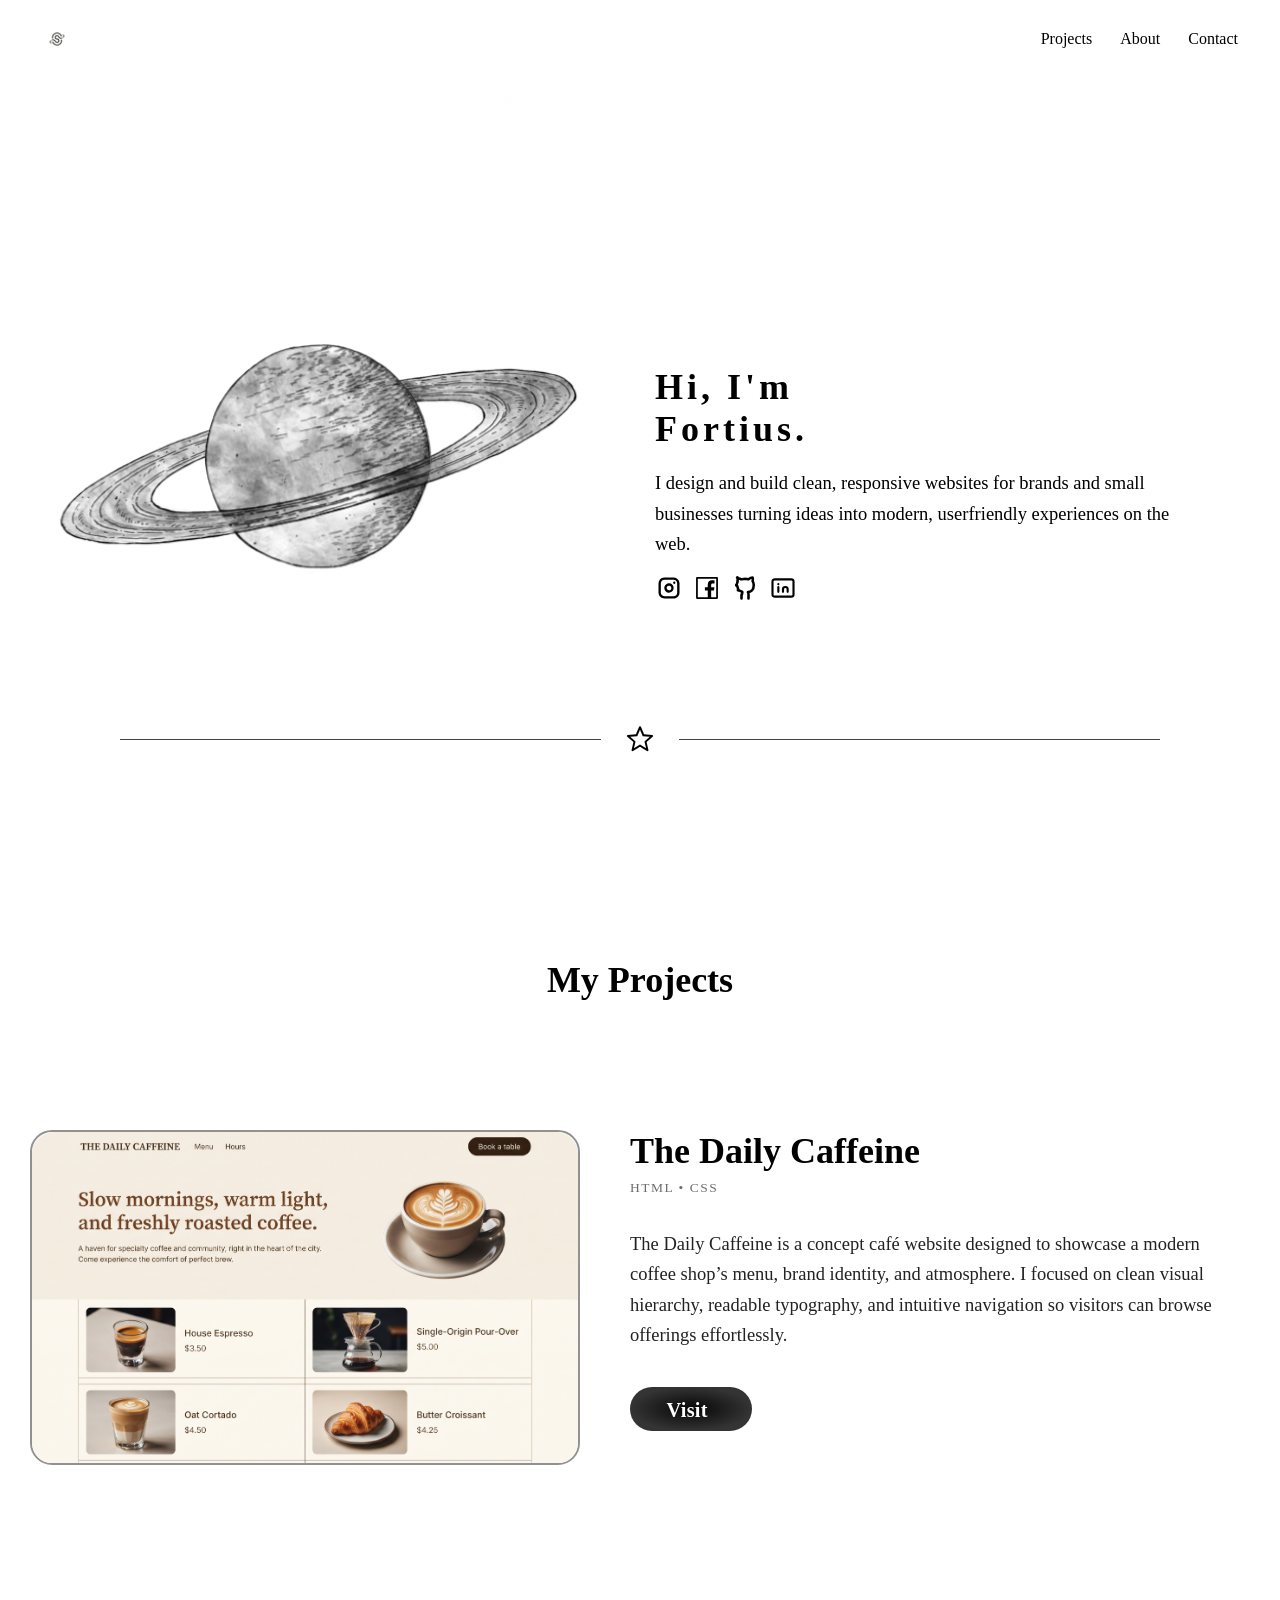
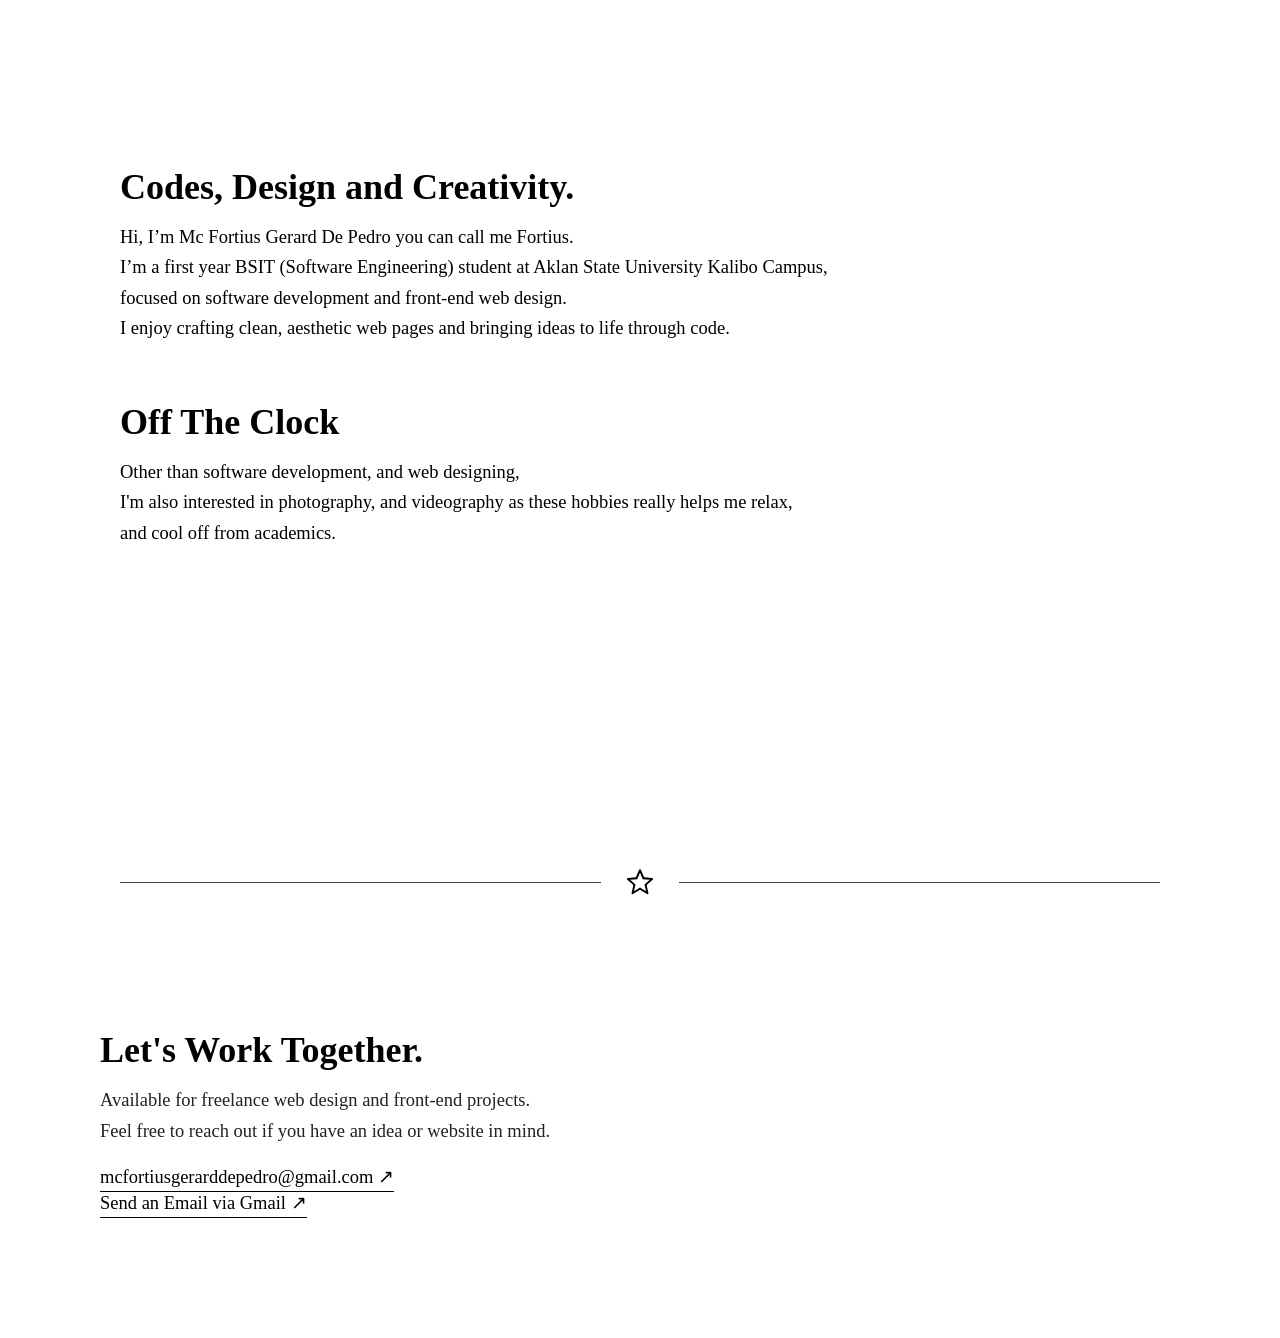
<file: index.html>
<!doctype html>
<html lang="en">
  <head>
    <meta charset="UTF-8" />
    <meta name="viewport" content="width=device-width, initial-scale=1.0" />
    <meta
    name="description"
    content="Portfolio of Mc Fortius Gerard De Pedro — Front-end web designer and software engineering student crafting clean, responsive websites."/>
    <title>Fortius - Web Designer &amp; Front-End Developer</title>
    <link rel="stylesheet" href="design.css" />
    <link rel="icon" href="images/logo.png" type="image/png" />
  </head>
  
  <script src="script.js" defer></script>
  <body id="top">
    <nav class="top-nav" aria-label="Primary navigation">
      <a href="#top" class="brand-mark">
        <img height="50px" width="50px" src="images/logo-black.png" alt="">
      </a>
      <div class="nav-links">
        <a href="#projects">Projects</a>
        <a href="#about">About</a>
        <a href="#contact">Contact</a>
      </div>
    </nav>
    <div class="portfolio-wrapper">
      <div class="saturn">
        <img
          class="saturn__background"
          src="images/saturn.png"
          alt="Saturn"
        />

        <div class="saturn__planet__wrap">
          <img
            class="saturn__planet"
            src="images/saturn.png"
            alt="Saturn"
          />
        </div>

        <div class="saturn__ring__wrap">
          <div class="saturn__ring">
            <div class="saturn__ring__part"></div>
            <div class="saturn__ring__part"></div>
            <div class="saturn__ring__part"></div>
            <div class="saturn__ring__part"></div>
            <div class="saturn__ring__part"></div>
            <div class="saturn__ring__part"></div>
            <div class="saturn__ring__part"></div>
            <div class="saturn__ring__part"></div>
            <div class="saturn__ring__part"></div>
            <div class="saturn__ring__part"></div>
            <div class="saturn__ring__part"></div>
            <div class="saturn__ring__part"></div>
            <div class="saturn__ring__part"></div>
            <div class="saturn__ring__part"></div>
            <div class="saturn__ring__part"></div>
            <div class="saturn__ring__part"></div>
            <div class="saturn__ring__part"></div>
            <div class="saturn__ring__part"></div>
            <div class="saturn__ring__part"></div>
            <div class="saturn__ring__part"></div>
            <div class="saturn__ring__part"></div>
            <div class="saturn__ring__part"></div>
            <div class="saturn__ring__part"></div>
            <div class="saturn__ring__part"></div>
            <div class="saturn__ring__part"></div>
            <div class="saturn__ring__part"></div>
            <div class="saturn__ring__part"></div>
            <div class="saturn__ring__part"></div>
            <div class="saturn__ring__part"></div>
            <div class="saturn__ring__part"></div>
            <div class="saturn__ring__part"></div>
            <div class="saturn__ring__part"></div>
            <div class="saturn__ring__part"></div>
            <div class="saturn__ring__part"></div>
            <div class="saturn__ring__part"></div>
            <div class="saturn__ring__part"></div>
            <div class="saturn__ring__part"></div>
            <div class="saturn__ring__part"></div>
            <div class="saturn__ring__part"></div>
            <div class="saturn__ring__part"></div>
            <div class="saturn__ring__part"></div>
            <div class="saturn__ring__part"></div>
            <div class="saturn__ring__part"></div>
            <div class="saturn__ring__part"></div>
            <div class="saturn__ring__part"></div>
            <div class="saturn__ring__part"></div>
            <div class="saturn__ring__part"></div>
            <div class="saturn__ring__part"></div>
            <div class="saturn__ring__part"></div>
            <div class="saturn__ring__part"></div>
          </div>
        </div>
      </div>
      <section class="header" id="home">
        <h1 class="text">Hi, I'm<br>
           Fortius.</h1>

        <p class="text-2">I design and build clean, responsive websites for brands and small<br>
           businesses turning ideas into modern, userfriendly experiences on the web.</p>

    
        <div class="frame">
          <a href="https://www.instagram.com/roffwebs?fqnt=cDV3MHR2YXpwbnJp" class="ig" target="_blank" rel="noopener noreferrer">
            <svg width="24" height="24" viewBox="0 0 24 24" class="frame__path">
              <path
                d="M11.53 15.97C10.79 15.89 10.09 15.6 9.51 15.13C6.39 12.59 8.48 7.61 12.47 8.03C13.21 8.11 13.91 8.4 14.49 8.87C17.61 11.41 15.52 16.39 11.53 15.97M11.73 10.02C11.3 10.08 10.9 10.28 10.59 10.59C9.25 11.93 10.39 14.24 12.27 13.98C12.7 13.92 13.1 13.72 13.41 13.41C14.75 12.07 13.61 9.76 11.73 10.02ZM16.24 8.47C15.98 8.4 15.76 8.23 15.63 8C15.19 7.24 15.92 6.31 16.76 6.53C17.01 6.6 17.23 6.77 17.37 7C17.81 7.76 17.08 8.69 16.24 8.47M7.94 21C7.55 20.98 7.18 20.95 6.8 20.85C4.53 20.27 3.06 18.32 3 16L3 8C3.03 6.87 3.37 5.81 4.07 4.92C5.01 3.69 6.47 3.04 8 3L16 3C16.94 3.02 17.83 3.26 18.63 3.75C20.12 4.66 20.96 6.28 21 8L21 16C20.93 18.81 18.81 20.93 16 21L8 21L7.94 21ZM8.03 5C6.29 5.05 5.05 6.29 5 8.03L5 15.97C5.02 16.67 5.22 17.32 5.66 17.88C6.25 18.61 7.1 18.98 8.03 19L15.97 19C16.67 18.98 17.32 18.78 17.88 18.34C18.61 17.75 18.98 16.9 19 15.97L19 8.03C18.95 6.29 17.71 5.05 15.97 5L8.03 5Z"
                fill="#000000"
                class="frame__path-2"
              ></path>
            </svg>
        </a>
          <a href="https://www.facebook.com/share/1ZHb6WZSnx/" class="fb" target="_blank" rel="noopener noreferrer">
            <svg
              width="24"
              height="24"
              viewBox="0 0 24 24"
              data-icon="ant-design:facebook-outlined"
              class="facebook-outlined"
            >
              <path
                d="M20.63 2.63L3.38 2.63C2.97 2.63 2.63 2.97 2.63 3.38L2.63 20.63C2.63 21.04 2.97 21.38 3.38 21.38L20.63 21.38C21.04 21.38 21.38 21.04 21.38 20.63L21.38 3.38C21.38 2.97 21.04 2.63 20.63 2.63ZM19.88 19.88L15.56 19.88L15.56 14.11L18 14.11L18.36 11.29L15.56 11.29L15.56 9.48C15.56 8.66 15.79 8.1 16.96 8.1L18.46 8.1L18.46 5.57C18.2 5.53 17.31 5.46 16.27 5.46C14.11 5.46 12.63 6.78 12.64 9.2L12.64 11.28L10.19 11.28L10.19 14.11L12.64 14.11L12.64 19.88L4.13 19.88L4.13 4.13L19.88 4.13L19.88 19.88Z"
                fill="currentColor"
                class="facebook-outlined__path"
              ></path>
            </svg>
        </a>
          <a href="https://github.com/Suiftt" class="git" target="_blank" rel="noopener noreferrer">
            <svg
              width="24"
              height="24"
              viewBox="0 0 24 24"
              class="frame__path-5"
            >
              <path
                d="M9 21C9 21 9 17.27 9 18C9 18.63 10.15 14.96 9.5 15.5C10.89 15.63 4.98 13.08 6 14C7.02 14.92 4.5 7.31 4.5 9.5C4.5 11 6.25 5 5.5 6C5.79 6.78 5.84 2 5.5 3C3.94 3 9.53 4.93 9 4.5C8.61 4.6 13.67 4 12 4C13.67 4 14.61 4.4 15 4.5C15.53 4.07 16.94 3 18.5 3C18.84 4 18.79 5.22 18.5 6C19.25 7 19.5 8 19.5 9.5C19.5 11.69 19.02 13.08 18 14C16.98 14.92 15.89 15.37 14.5 15.5C15.15 16.04 15 17.37 15 18C15 18.73 15 21 15 21"
                fill="none"
                stroke="#000000"
                stroke-width="2.21"
                stroke-linecap="round"
                stroke-linejoin="round"
                class="frame__path-6"
              ></path>
            </svg>
          </a>

          <a href="https://www.linkedin.com/" class="in" target="_blank" rel="noopener noreferrer">
            <svg
              width="29"
              height="24"
              viewBox="0 0 29 24"
              class="frame__path-7"
            >
              <g class="frame__g">
                <path
                  d="M3.63 5C3.63 3.9 4.71 3 6.04 3L22.96 3C24.29 3 25.38 3.9 25.38 5L25.38 19C25.38 20.1 24.29 21 22.96 21L6.04 21C4.71 21 3.63 20.1 3.63 19L3.63 5Z"
                  fill="none"
                  stroke="#000000"
                  stroke-width="2.21"
                  stroke-linecap="round"
                  stroke-linejoin="round"
                  class="frame__path-8"
                ></path>
                <path
                  d="M9.67 11L9.67 16M9.67 8L9.68 8M14.5 16L14.5 13C14.5 11.9 15.58 11 16.92 11C18.25 11 19.33 11.9 19.33 13L19.33 16"
                  fill="none"
                  stroke="#000000"
                  stroke-width="2.21"
                  stroke-linecap="round"
                  stroke-linejoin="round"
                  class="frame__path-9"
                ></path>
              </g>
            </svg>
        </a>

          <div class="frame__frame"></div>
        </div>
       
          <svg  style="display: none;">
            <symbol width="24" height="24" viewBox="0 0 24 24" id="starsmall" >
            <path
              d="M8.85 16.82L12 14.92L15.15 16.85L14.33 13.25L17.1 10.85L13.45 10.52L12 7.12L10.55 10.5L6.9 10.82L9.67 13.25L8.85 16.82ZM12 16.1L8.37 18.29C8.26 18.34 8.16 18.37 8.07 18.36C7.98 18.35 7.89 18.31 7.81 18.26C7.72 18.21 7.66 18.13 7.61 18.04C7.56 17.95 7.56 17.84 7.6 17.72L8.57 13.61L5.37 10.84C5.28 10.77 5.22 10.68 5.19 10.58C5.16 10.48 5.17 10.38 5.21 10.28C5.25 10.18 5.31 10.1 5.38 10.05C5.45 9.99 5.54 9.95 5.66 9.93L9.87 9.57L11.52 5.67C11.57 5.56 11.63 5.48 11.71 5.44C11.79 5.4 11.89 5.37 12 5.36C12.11 5.35 12.21 5.37 12.29 5.44C12.37 5.51 12.43 5.58 12.48 5.67L14.13 9.57L18.34 9.93C18.46 9.95 18.55 9.99 18.62 10.05C18.69 10.11 18.74 10.19 18.79 10.28C18.83 10.37 18.84 10.47 18.81 10.58C18.78 10.69 18.72 10.77 18.63 10.84L15.43 13.61L16.4 17.72C16.44 17.83 16.44 17.94 16.39 18.04C16.34 18.14 16.28 18.21 16.19 18.26C16.1 18.31 16.02 18.35 15.93 18.36C15.84 18.37 15.74 18.34 15.63 18.29L12 16.1Z"
              fill="#000000" class="path__path"></path>
            </symbol>
          </svg>
          
          <svg style="display: none;">
            <symbol width="24" height="24" viewBox="0 0 24 24" id="starbig">
            <path
              d="M6.49 21.59C6.23 21.59 5.97 21.51 5.76 21.35C5.37 21.07 5.18 20.6 5.25 20.12L6.19 14.63L2.21 10.75C1.86 10.42 1.74 9.92 1.89 9.47C2.04 9.01 2.43 8.69 2.91 8.62L8.41 7.82L10.88 2.83C11.09 2.4 11.52 2.14 12 2.14C12.48 2.14 12.91 2.41 13.12 2.83L15.58 7.82L21.09 8.62C21.56 8.69 21.95 9.02 22.1 9.47C22.25 9.92 22.13 10.42 21.79 10.75L17.8 14.63L18.74 20.12C18.82 20.59 18.63 21.06 18.24 21.34C17.86 21.62 17.35 21.66 16.93 21.44L12 18.85L7.07 21.44C6.89 21.53 6.69 21.58 6.49 21.58L6.49 21.59ZM12 17.16L17.18 19.88L16.19 14.12L20.38 10.03L14.59 9.19L12 3.94L9.41 9.19L3.62 10.03L7.81 14.11L6.82 19.88L12 17.16Z"
              fill="#000000" class="path__path"></path>
            </symbol>
          </svg>

            <svg width="24" viewBox="0 0 24 24" height="24" fill="#000000" class="star star1">
              <use href="#starsmall"></use>
            </svg>
            
            <svg width="24" viewBox="0 0 24 24" height="24" fill="#000000" class="star star2">
              <use href="#starbig"></use>
            </svg>
            <svg width="24" viewBox="0 0 24 24" height="24" fill="#000000" class="star star3">
              <use href="#starsmall"></use>
            </svg>
      </section>

      <div class="section-divider" aria-hidden="true">
        <span class="section-divider__line"></span>
        <svg class="section-divider__star" width="40" height="40" viewBox="0 0 24 24" fill="#000000">
          <use href="#starsmall"></use>
        </svg>
        <span class="section-divider__line"></span>
      </div>

      <section class="Projects" id="projects">
        <svg width="24" height="24" viewBox="0 0 24 24" fill="#000000" class="project-star p-star-1" aria-hidden="true">
          <use href="#starsmall"></use>
        </svg>
        <svg width="24" height="24" viewBox="0 0 24 24" fill="#000000" class="project-star p-star-2" aria-hidden="true">
          <use href="#starbig"></use>
        </svg>
        <svg width="24" height="24" viewBox="0 0 24 24" fill="#000000" class="project-star p-star-3" aria-hidden="true">
          <use href="#starsmall"></use>
        </svg>
        <svg width="24" height="24" viewBox="0 0 24 24" fill="#000000" class="project-star p-star-4" aria-hidden="true">
          <use href="#starbig"></use>
        </svg>
        <svg width="24" height="24" viewBox="0 0 24 24" fill="#000000" class="project-star p-star-5" aria-hidden="true">
          <use href="#starsmall"></use>
        </svg>
        <svg width="24" height="24" viewBox="0 0 24 24" fill="#000000" class="project-star p-star-6" aria-hidden="true">
          <use href="#starbig"></use>
        </svg>
        <svg width="24" height="24" viewBox="0 0 24 24" fill="#000000" class="project-star p-star-7" aria-hidden="true">
          <use href="#starsmall"></use>
        </svg>
        <svg width="24" height="24" viewBox="0 0 24 24" fill="#000000" class="project-star p-star-8" aria-hidden="true">
          <use href="#starbig"></use>
        </svg>

        <h2 class="projects">My Projects </h2>
        <div class="project-row">
        <a href="Cafe/Cafe.html" class="project1" target="_blank" rel="noopener noreferrer">
          <img src="Cafe/3wqhw43wqhw43wqh.jpg" alt="A Picture of my cafe page" class="frame-1">
          <svg width="24" height="24" viewBox="0 0 24 24" fill="#ffffff" class="hover-star h-star-1" aria-hidden="true">
            <use href="#starbig"></use>
          </svg>
          <svg width="24" height="24" viewBox="0 0 24 24" fill="#ffffff" class="hover-star h-star-2" aria-hidden="true">
            <use href="#starsmall"></use>
          </svg>
          <svg width="24" height="24" viewBox="0 0 24 24" fill="#ffffff" class="hover-star h-star-3" aria-hidden="true">
            <use href="#starbig"></use>
          </svg>
          <svg width="24" height="24" viewBox="0 0 24 24" fill="#ffffff" class="hover-star h-star-4" aria-hidden="true">
            <use href="#starsmall"></use>
          </svg>
          <svg width="24" height="24" viewBox="0 0 24 24" fill="#ffffff" class="hover-star h-star-5" aria-hidden="true">
            <use href="#starbig"></use>
          </svg>
        </a>
        <div class="cafe_project">
          <h3 class="cafe">The Daily Caffeine</h3>
          <p class="project-stack">HTML &bull; CSS</p>
          <p class="cafe_par"> The Daily Caffeine is a concept café website designed to
            showcase a modern coffee shop’s menu, brand identity, and atmosphere.
            I focused on clean visual hierarchy, readable typography, and intuitive
            navigation so visitors can browse offerings effortlessly.</p>
          <a class="visit" href="Cafe/Cafe.html" target="_blank" rel="noopener noreferrer">
            <img width="100" height="100" src="images/Button.svg" alt="The visit button for daily caffeine" class="visitbtn">
          </a>
         </div>

        </div>
      </section>

      <section class="AboutSec" id="about">
        <div class="about-me">
          <h2 class="about-me__t-about">Codes, Design and Creativity.</h2>
          <p class="about-me__paragraph">Hi, I’m Mc Fortius Gerard De Pedro you can call me Fortius.<br>
            I’m a first year BSIT (Software Engineering) student at Aklan State University Kalibo Campus,<br>
            focused on software development and front-end web design.<br>
            I enjoy crafting clean, aesthetic web pages and bringing ideas to life through code.</p>
          
          <hr class="break1">
          
          <h3 class="about-more__t-about">Off The Clock</h3>
          <p class="about-more__paragraph">Other than software development, and web designing,<br>
            I'm also interested in photography, and videography as these hobbies really helps me relax,<br>
            and cool off from academics.</p>
      </div>


      </section>

              <div class="section-divider" aria-hidden="true">
                <span class="section-divider__line"></span>
                <svg class="section-divider__star" width="40" height="40" viewBox="0 0 24 24" fill="#000000">
                  <use href="#starsmall"></use>
                </svg>
                <span class="section-divider__line"></span>
              </div>

      <section class="ContactSec" id="contact">
        <svg width="24" height="24" viewBox="0 0 24 24" fill="#000000" class="contact-star c-star-1" aria-hidden="true">
          <use href="#starsmall"></use>
        </svg>
        <svg width="24" height="24" viewBox="0 0 24 24" fill="#000000" class="contact-star c-star-2" aria-hidden="true">
          <use href="#starbig"></use>
        </svg>
        <svg width="24" height="24" viewBox="0 0 24 24" fill="#000000" class="contact-star c-star-3" aria-hidden="true">
          <use href="#starsmall"></use>
        </svg>
        <svg width="24" height="24" viewBox="0 0 24 24" fill="#000000" class="contact-star c-star-4" aria-hidden="true">
          <use href="#starbig"></use>
        </svg>
        <svg width="24" height="24" viewBox="0 0 24 24" fill="#000000" class="contact-star c-star-5" aria-hidden="true">
          <use href="#starsmall"></use>
        </svg>
        <svg width="24" height="24" viewBox="0 0 24 24" fill="#000000" class="contact-star c-star-6" aria-hidden="true">
          <use href="#starbig"></use>
        </svg>
        <div class="contact-box">
          <h2 class="contact-title">Let's Work Together.</h2>
          <p class="contact-par">
            Available for freelance web design and front-end projects.<br>
            Feel free to reach out if you have an idea or website
            in mind.
          </p>
          <a href="mailto:mcfortiusgerarddepedro@gmail.com" class="contact-link">mcfortiusgerarddepedro@gmail.com ↗</a>
          <a href="https://mail.google.com/mail/?view=cm&to=mcfortiusgerarddepedro@gmail.com" target="_blank" rel="noopener noreferrer"
            class="contact-link">
            Send an Email via Gmail ↗
          </a>
        </div>
      </section>
    </div>

  </body>
</html>
</file>
<file: design.css>
:root {
  --artwork-width: 300px;
  --artwork-height: 250px;
  --ring-size: 100px;
  --ring-width: 19px;
  --ring-color: #000000;
}
* {
  box-sizing: border-box;
}
body::-webkit-scrollbar {
  display: none;
}

body::before,
body::after {
  content: "";
  position: fixed;
  left: 0;
  width: 100%;
  pointer-events: none;
  z-index: 19;
}


body::before {
  top: 0;
  height: 150px;
  background: linear-gradient(
    to bottom,
    rgba(255, 255, 255, 0.95) 0%,
    rgba(255, 255, 255, 0.65) 45%,
    rgba(255, 255, 255, 0) 100%
  );
}

body::after {
  bottom: 0;
  height: 95px;
  background: linear-gradient(
    to top,
    rgba(255, 255, 255, 0.95) 0%,
    rgba(255, 255, 255, 0.55) 45%,
    rgba(255, 255, 255, 0) 100%
  );
}

html {
  scroll-behavior: smooth;
}
a,
button {
  -webkit-tap-highlight-color: transparent;
}
.reveal {
  opacity: 0;
  transform: translateY(-24px);
  transition: opacity 1s ease, transform 1s cubic-bezier(0.22, 1, 0.36, 1);
  will-change: opacity, transform;
}

.reveal.is-visible {
  opacity: 1;
  transform: translateY(0);
}

.top-nav a:active,
.frame a:active,
.contact-link:active {
  opacity: 0.5;
}

.top-nav {
  position: fixed;
  top: 0;
  left: 0;
  width: 100%;
  padding: 24px 42px;
  display: flex;
  justify-content: space-between;
  align-items: center;
  background-color: rgba(255, 255, 255, 0.85);
  -webkit-backdrop-filter: blur(5px);
  backdrop-filter: blur(5px);
  z-index: 20;
  font-family: "Lucida Bright", Georgia, "Times New Roman", serif;
}
.top-nav img {
  display: block;
  height: 30px;
  width: auto;
}

.top-nav a {
  color: #000000;
  text-decoration: none;
  font-size: 16px;
  transition: opacity 0.2s ease;
}

.top-nav a:hover {
  opacity: 0.6;
}

.nav-links {
  display: flex;
  gap: 28px;
}
body {
  margin: 0;
  padding: 24px;
  min-width: 100%;
  min-height: 100vh;
  display: flex;
  justify-content: center;
  align-items: center;
  box-sizing: border-box;
  background-color: #ffffff;
}
.portfolio-wrapper {
  display: flex;
  flex-direction: row;
  flex-wrap: wrap;
  justify-content: center;
  align-items: center;
  margin-top: 220px;
  gap: 170px;
  row-gap: 42px;
  column-gap: 110px;
  max-width: 1320px;
  width: 100%;
  min-height: 110vh;
  height: 100%;
  overflow-x: hidden;
  box-sizing: border-box;
}
.header {
  display: flex;
  flex-direction: column;
  position: relative;
  align-items: flex-start;
  width: 100%;
  max-width: 530px;
  margin-top: 60px;
  z-index: 2;
}
.text {
  color: rgb(0, 0, 0);
  display: flex;
  flex-direction: column;
  font-family: "Lucida Bright";
  font-size: 36px;
  font-weight: 600;
  text-align: left;
  letter-spacing: 4px;
  white-space: normal;
  margin: 0 0 18px 0;
}

.text-2 {
  display: flex;
  flex-direction: column;
  color: rgb(0, 0, 0);
  font-family: "Lucida Bright";
  font-size: 18.5px;
  font-weight: 400;
  text-align: left;
  white-space: normal;
  line-height: 1.65;
  margin: 0 0 14px 0;
}

.ig:hover,
.fb:hover,
.in:hover,
.git:hover {
  cursor: pointer;
  transform: scale(1.1);
  transition: transform 0.2s ease-in-out;
}

.frame {
  display: flex;
  align-items: center;
  gap: 10px;
}

.frame a {
  display: inline-flex;
  align-items: center;
  justify-content: center;
  flex-direction: row;
  text-decoration: none;
  color: black;
  flex-shrink: 0;
  width: 28px;
  height: 28px;
  margin: 0;
}

.frame a svg {
  width: 28px;
  height: 28px;
}

.frame .frame__path,
.frame .facebook-outlined,
.frame .frame__path-5,
.frame .frame__path-7 {
  display: block;
  flex-shrink: 0;
}

.star {
  position: absolute;
  z-index: 0;
  pointer-events: none;
  opacity: 0;
  animation: H-starTwinkle 5s ease-in-out infinite;
  width: 46px;
  height: 46px;
  transform-origin: center;
}

.star1 {
  top: 165px;
  left: -58px;
  rotate: 25deg;
  animation-duration: 4.3s;
  animation-delay: 0.7s;
}
.star2 {
  top: -24px;
  left: -50px;
  rotate: 170deg;
  animation-duration: 5.2s;
  animation-delay: 0.1s;
}
.star3 {
  top: 50px;
  right: 95px;
  rotate: 20deg;
  animation-duration: 4.8s;
  animation-delay: 0.1s;
}

@keyframes H-starTwinkle {
  0%,
  100% {
    opacity: 0.08;
    transform: scale(0.82);
  }
  50% {
    opacity: 0.95;
    transform: scale(1.08);
  }
}

.saturn {
  display: flex;
  position: relative;
  width: var(--artwork-width);
  height: var(--artwork-height);
  transform-style: preserve-3d;
  transform-origin: center center;
  transform: scale(2.05) translateY(-28px) translateX(-12px);
  margin: 85px 75px;
  flex-shrink: 0;
}

.saturn__background {
  position: absolute;
  left: 26px;
  top: 55px;
  transform-origin: 0 0;
  transform: scale(0.5);
  filter: grayscale(100%) brightness(0%);
}

.saturn__planet__wrap {
  position: absolute;
  left: 106px;
  top: 100px;
  width: 110px;
  height: 112px;
  overflow: hidden;
  border-radius: 50%;
  background: rgb(255, 255, 255);
}

.saturn__planet {
  position: absolute;
  left: -80px;
  top: -45px;
  transform-origin: 0 0;
  transform: scale(0.5);
  filter: grayscale(100%) brightness(0%);
}

.saturn__ring__wrap {
  position: absolute;
  left: 0;
  top: 0;
  width: var(--ring-size);
  height: var(--ring-size);
  border-radius: 50%;
  perspective-origin: 50% 50%;
  transform-origin: 50% 50%;
  transform: translate3d(110px, 104px, 0) scale(3.1, 1.2) rotateX(62deg)
    rotateY(-36deg) rotateZ(-10deg);
}

.saturn__ring {
  position: absolute;
  left: 0;
  top: 0;
  width: 100px;
  height: 100px;
  animation: spin 2s infinite linear;
}

.saturn__ring__part {
  position: absolute;
  left: 0;
  right: 0;
  top: calc(var(--ring-width) / 2);
  width: 12px;
  height: var(--ring-width);
  margin: auto;
  border-radius: 50%;
  background: repeating-linear-gradient(
    to bottom,
    rgba(0, 0, 0, 0.35) 0px,
    rgba(0, 0, 0, 0.35) 1px,
    rgba(0, 0, 0, 0.06) 1px,
    rgba(0, 0, 0, 0.06) 3px,
    rgba(0, 0, 0, 0.25) 3px,
    rgba(0, 0, 0, 0.25) 4px,
    transparent 4px,
    transparent 1px
  );
  transform-origin: 50% calc(var(--ring-size) / 2);
}
.saturn__ring__part:nth-of-type(1) {
  transform: translateY(-50%) rotate(7.2deg);
  opacity: 0.05;
}
.saturn__ring__part:nth-of-type(2) {
  transform: translateY(-50%) rotate(14.4deg);
  opacity: 0.08;
}
.saturn__ring__part:nth-of-type(3) {
  transform: translateY(-50%) rotate(21.6deg);
  opacity: 0.12;
}
.saturn__ring__part:nth-of-type(4) {
  transform: translateY(-50%) rotate(28.8deg);
  opacity: 0.16;
}
.saturn__ring__part:nth-of-type(5) {
  transform: translateY(-50%) rotate(36deg);
  opacity: 0.22;
}
.saturn__ring__part:nth-of-type(6) {
  transform: translateY(-50%) rotate(43.2deg);
  opacity: 0.28;
}
.saturn__ring__part:nth-of-type(7) {
  transform: translateY(-50%) rotate(50.4deg);
  opacity: 0.34;
}
.saturn__ring__part:nth-of-type(8) {
  transform: translateY(-50%) rotate(57.6deg);
  opacity: 0.4;
}
.saturn__ring__part:nth-of-type(9) {
  transform: translateY(-50%) rotate(64.8deg);
  opacity: 0.45;
}
.saturn__ring__part:nth-of-type(10) {
  transform: translateY(-50%) rotate(72deg);
  opacity: 0.5;
}
.saturn__ring__part:nth-of-type(11) {
  transform: translateY(-50%) rotate(79.2deg);
  opacity: 0.45;
}
.saturn__ring__part:nth-of-type(12) {
  transform: translateY(-50%) rotate(86.4deg);
  opacity: 0.38;
}
.saturn__ring__part:nth-of-type(13) {
  transform: translateY(-50%) rotate(93.6deg);
  opacity: 0.3;
}
.saturn__ring__part:nth-of-type(14) {
  transform: translateY(-50%) rotate(100.8deg);
  opacity: 0.22;
}
.saturn__ring__part:nth-of-type(15) {
  transform: translateY(-50%) rotate(108deg);
  opacity: 0.15;
}
.saturn__ring__part:nth-of-type(16) {
  transform: translateY(-50%) rotate(115.2deg);
  opacity: 0.1;
}
.saturn__ring__part:nth-of-type(17) {
  transform: translateY(-50%) rotate(122.4deg);
  opacity: 0.06;
}
.saturn__ring__part:nth-of-type(18) {
  transform: translateY(-50%) rotate(129.6deg);
  opacity: 0.03;
}
.saturn__ring__part:nth-of-type(19) {
  transform: translateY(-50%) rotate(136.8deg);
  opacity: 0;
}
.saturn__ring__part:nth-of-type(20) {
  transform: translateY(-50%) rotate(144deg);
  opacity: 0;
}
.saturn__ring__part:nth-of-type(21) {
  transform: translateY(-50%) rotate(151.2deg);
  opacity: 0;
}
.saturn__ring__part:nth-of-type(22) {
  transform: translateY(-50%) rotate(158.4deg);
  opacity: 0;
}
.saturn__ring__part:nth-of-type(23) {
  transform: translateY(-50%) rotate(165.6deg);
  opacity: 0;
}
.saturn__ring__part:nth-of-type(24) {
  transform: translateY(-50%) rotate(172.8deg);
  opacity: 0;
}
.saturn__ring__part:nth-of-type(25) {
  transform: translateY(-50%) rotate(180deg);
  opacity: 0;
}
.saturn__ring__part:nth-of-type(26) {
  transform: translateY(-50%) rotate(187.2deg);
  opacity: 0.05;
}
.saturn__ring__part:nth-of-type(27) {
  transform: translateY(-50%) rotate(194.4deg);
  opacity: 0.08;
}
.saturn__ring__part:nth-of-type(28) {
  transform: translateY(-50%) rotate(201.6deg);
  opacity: 0.12;
}
.saturn__ring__part:nth-of-type(29) {
  transform: translateY(-50%) rotate(208.8deg);
  opacity: 0.16;
}
.saturn__ring__part:nth-of-type(30) {
  transform: translateY(-50%) rotate(216deg);
  opacity: 0.22;
}
.saturn__ring__part:nth-of-type(31) {
  transform: translateY(-50%) rotate(223.2deg);
  opacity: 0.28;
}
.saturn__ring__part:nth-of-type(32) {
  transform: translateY(-50%) rotate(230.4deg);
  opacity: 0.34;
}
.saturn__ring__part:nth-of-type(33) {
  transform: translateY(-50%) rotate(237.6deg);
  opacity: 0.4;
}
.saturn__ring__part:nth-of-type(34) {
  transform: translateY(-50%) rotate(244.8deg);
  opacity: 0.45;
}
.saturn__ring__part:nth-of-type(35) {
  transform: translateY(-50%) rotate(252deg);
  opacity: 0.5;
}
.saturn__ring__part:nth-of-type(36) {
  transform: translateY(-50%) rotate(259.2deg);
  opacity: 0.45;
}
.saturn__ring__part:nth-of-type(37) {
  transform: translateY(-50%) rotate(266.4deg);
  opacity: 0.38;
}
.saturn__ring__part:nth-of-type(38) {
  transform: translateY(-50%) rotate(273.6deg);
  opacity: 0.3;
}
.saturn__ring__part:nth-of-type(39) {
  transform: translateY(-50%) rotate(280.8deg);
  opacity: 0.22;
}
.saturn__ring__part:nth-of-type(40) {
  transform: translateY(-50%) rotate(288deg);
  opacity: 0.15;
}
.saturn__ring__part:nth-of-type(41) {
  transform: translateY(-50%) rotate(295.2deg);
  opacity: 0.1;
}
.saturn__ring__part:nth-of-type(42) {
  transform: translateY(-50%) rotate(302.4deg);
  opacity: 0.06;
}
.saturn__ring__part:nth-of-type(43) {
  transform: translateY(-50%) rotate(309.6deg);
  opacity: 0.03;
}
.saturn__ring__part:nth-of-type(44) {
  transform: translateY(-50%) rotate(316.8deg);
  opacity: 0;
}
.saturn__ring__part:nth-of-type(45) {
  transform: translateY(-50%) rotate(324deg);
  opacity: 0;
}
.saturn__ring__part:nth-of-type(46) {
  transform: translateY(-50%) rotate(331.2deg);
  opacity: 0;
}
.saturn__ring__part:nth-of-type(47) {
  transform: translateY(-50%) rotate(338.4deg);
  opacity: 0;
}
.saturn__ring__part:nth-of-type(48) {
  transform: translateY(-50%) rotate(345.6deg);
  opacity: 0;
}
.saturn__ring__part:nth-of-type(49) {
  transform: translateY(-50%) rotate(352.8deg);
  opacity: 0;
}
.saturn__ring__part:nth-of-type(50) {
  transform: translateY(-50%) rotate(360deg);
  opacity: 0;
}

@keyframes spin {
  from {
    transform: rotate(0deg);
  }
  to {
    transform: rotate(360deg);
  }
}

.Projects {
  margin-top: 115px;
  position: relative;
  width: 100%;
  height: 100%;
  max-width: 115rem;
  max-height: 170rem;
  display: flex;
  flex-direction: column;
  align-items: center;
  justify-content: flex-start;
}
.projects {
  text-align: center;
  font-size: 36px;
  margin-bottom: 115px;
}
.project-row {
  display: flex;
  flex-direction: row;
  align-items: flex-start;
  justify-content: center;
  padding-top: 14px;
  gap: 50px;
  width: 100%;
  max-width: 1220px;
  margin-bottom: 84px;
}
.project-row a,
.project-row img {
  -webkit-backface-visibility: hidden;
  backface-visibility: hidden;
  transform: translate3d(0, 0, 0);
}

.project-row img {
  display: block;
  will-change: transform;
  image-rendering: -webkit-optimize-contrast;
}

.project-row:last-of-type {
  margin-bottom: 0;
}
.frame-1 {
  display: block;
  width: 560px;
  scale: 1;
  max-width: 100%;
  height: auto;
  aspect-ratio: 1143 / 697;
  gap: 50px;
  object-fit: cover;
  border-radius: 22px;
  box-sizing: border-box;
  margin: 0;
}
.cafe_project {
  flex: 1;
  width: auto;
  margin-left: 0;
  background-color: rgb(255, 255, 255);
  display: flex;
  flex-direction: column;
  align-items: flex-start;
  padding: 0;
}
.project-stack {
  font-family: "Lucida Bright", Georgia, "Times New Roman", serif;
  font-size: 13.5px;
  letter-spacing: 1.5px;
  text-transform: uppercase;
  color: rgba(0, 0, 0, 0.58);
  margin: 4px 0 14px 0;
}
.cafe {
  color: rgb(0, 0, 0);
  font-family: "Lucida Bright";
  display: flex;
  flex-direction: column;
  align-items: flex-start;
  font-size: 36px;
  font-weight: 600;
  white-space: normal;
  margin: 0 0 4px 0;
}
.cafe_par {
  font-family: "Lucida Bright";
  font-size: 18.5px;
  line-height: 1.65;
  color: #222222;
}

.cafe_project .visit {
  display: inline-flex;
  align-items: center;
  margin-top: 18px;
  text-decoration: none;
  transform: scale(1);
  transform-origin: center center;
  transition:
    transform 0.22s cubic-bezier(0.22, 1, 0.36, 1),
    opacity 0.2s ease;
  will-change: transform;
}

.cafe_project .visitbtn,
.cafe_project .visit-img {
  display: block;
  width: auto;
  height: 44px;
}

.cafe_project .visit:hover {
  transform: scale(1.07);
  opacity: 0.95;
}

.cafe_project .visit:active {
  transform: scale(0.93);
  opacity: 0.85;
  transition-duration: 0.08s;
}
.project-star {
  position: absolute;
  pointer-events: none;
  opacity: 0;
  animation: starTwinkle 4s ease-in-out infinite;
}

.project1:hover,
.project1:hover .frame-1,
.frame-1:hover {
  cursor: pointer;
  border-color: rgba(0, 0, 0, 0.432);
  outline: none;
  text-decoration: none;
  box-shadow: none;
}

.project1:hover::before,
.project1:hover::after,
.frame-1:hover::before,
.frame-1:hover::after {
  content: none;
  display: none;
  width: 0;
  height: 0;
  opacity: 0;
}
.project1 {
  position: relative;
  display: block;
  width: 550px;
  max-width: 100%;
  aspect-ratio: 1143 / 697;
  border-radius: 22px;
  border: 2px solid rgba(0, 0, 0, 0.432);
  isolation: isolate;
  overflow: hidden;
  flex-shrink: 0;
}

.project1 .hover-star {
  position: absolute;
  pointer-events: none;
  opacity: 0;
  visibility: hidden;
  filter: drop-shadow(0 0 4px rgba(255, 255, 255, 0.85));
  transition:
    opacity 0.25s ease,
    visibility 0.25s ease;
  animation: hoverStarSparkle 2.4s ease-in-out infinite;
  animation-play-state: paused;
}

.project1:hover .hover-star {
  opacity: 1;
  visibility: visible;
  animation-play-state: running;
}

.project1:not(:hover) .hover-star {
  opacity: 0;
}

.h-star-1 {
  top: 5%;
  left: 10%;
  width: 18px;
  height: 18px;
  rotate: 12deg;
}
.h-star-2 {
  top: 14%;
  right: 34%;
  width: 16px;
  height: 16px;
  rotate: -18deg;
}
.h-star-3 {
  top: 46%;
  left: 44%;
  width: 21px;
  height: 21px;
  rotate: 22deg;
}
.h-star-4 {
  bottom: 10%;
  left: 14%;
  width: 16px;
  height: 16px;
  rotate: -12deg;
}
.h-star-5 {
  bottom: 12%;
  right: 10%;
  width: 21px;
  height: 21px;
  rotate: 16deg;
}
@keyframes hoverStarSparkle {
  0%,
  100% {
    scale: 0.5;
  }
  50% {
    scale: 1.15;
  }
}

.p-star-1 {
  left: 12%;
  top: -18px;
  width: 23px;
  height: 23px;
  rotate: 15deg;
  animation-duration: 3.8s;
  animation-delay: 0s;
}

.p-star-2 {
  left: 34%;
  top: -12px;
  width: 28px;
  height: 28px;
  rotate: -20deg;
  animation-duration: 4.5s;
  animation-delay: 0.6s;
}

.p-star-3 {
  right: 34%;
  top: -14px;
  width: 21px;
  height: 21px;
  rotate: 30deg;
  animation-duration: 4.1s;
  animation-delay: 1.2s;
}

.p-star-4 {
  right: 12%;
  top: -16px;
  width: 28px;
  height: 28px;
  rotate: 10deg;
  animation-duration: 4.8s;
  animation-delay: 1.8s;
}

.p-star-5 {
  left: 24%;
  top: 82px;
  width: 21px;
  height: 21px;
  rotate: -12deg;
  animation-duration: 3.9s;
  animation-delay: 2.4s;
}

.p-star-6 {
  right: 24%;
  top: 84px;
  width: 23px;
  height: 23px;
  rotate: 22deg;
  animation-duration: 4.6s;
  animation-delay: 0.9s;
}

.p-star-7 {
  left: 22%;
  bottom: -42px;
  width: 23px;
  height: 23px;
  rotate: -28deg;
  animation-duration: 4.3s;
  animation-delay: 1.5s;
}

.p-star-8 {
  right: 22%;
  bottom: -42px;
  width: 28px;
  height: 28px;
  rotate: 16deg;
  animation-duration: 5s;
  animation-delay: 2.1s;
}

@keyframes starTwinkle {
  0%,
  100% {
    opacity: 0.08;
    transform: scale(0.82);
  }
  50% {
    opacity: 0.95;
    transform: scale(1.08);
  }
}

.section-divider {
  flex-basis: 100%;
  width: 100%;
  max-width: 1040px;
  display: flex;
  align-items: center;
  justify-content: center;
  gap: 16px;
  margin: 10px auto;
}
.section-divider__line {
  flex: 1;
  max-width: 1040px;
  height: 1px;
  background-color: rgba(0, 0, 0, 0.737);
}
.section-divider__star {
  width: 46px;
  height: 46px;
  flex-shrink: 0;
  display: block;
}

.AboutSec {
  display: flex;
  max-width: 1040px;
  flex-direction: row;
  flex-wrap: wrap;
  justify-content: center;
  align-items: center;
  margin-top: 0;
  gap: 115px;
  min-height: 100vh;
  width: 100%;
  overflow-x: hidden;
  box-sizing: border-box;
  background-color: #ffffff;
}

.about-me {
  width: 100%;
  height: 100%;
  max-width: 1040px;
  min-height: 0vh;
  background-color: rgb(255, 255, 255);
  display: flex;
  flex-direction: column;
  align-items: flex-start;
  padding: 0;
}

.about-me .about-me__t-about {
  color: rgb(0, 0, 0);
  font-family: "Lucida Bright";
  font-size: 36px;
  font-weight: 600;
  white-space: normal;
  margin: 0 0 14px 0;
}

.about-me .about-me__paragraph {
  color: rgb(0, 0, 0);
  font-family: "Lucida Bright";
  font-size: 18.5px;
  font-weight: 400;
  line-height: 1.65;
  white-space: normal;
  margin: 0;
}

.break1 {
  display: block;
  width: 160px;
  height: 1px;
  border: 0;
  background-color: rgba(0, 0, 0, 0);
  margin: 28px 0;
  flex-shrink: 0;
}

.about-more__t-about {
  color: rgb(0, 0, 0);
  font-family: "Lucida Bright";
  font-size: 36px;
  font-weight: 600;
  white-space: normal;
  margin: 0 0 14px 0;
}

.about-me .about-more__paragraph {
  color: rgb(0, 0, 0);
  font-family: "Lucida Bright";
  font-size: 18.5px;
  font-weight: 400;
  line-height: 1.65;
  white-space: normal;
  margin: 0;
}

#home,
#projects,
#about,
#contact {
  scroll-margin-top: 90px;
}

.ContactSec {
  position: relative;
  width: 100%;
  max-width: 1320px;
  padding: 72px 24px 96px;
  display: flex;
  justify-content: center;
  align-items: center;
  background-color: #ffffff;
  color: #000000;
  overflow: hidden;
  isolation: isolate;
}

.contact-box {
  position: relative;
  z-index: 1;
  width: 100%;
  max-width: 120vh;
  display: flex;
  flex-direction: column;
  align-items: flex-start;
  font-family: "Lucida Bright", Georgia, "Times New Roman", serif;
}

.contact-title {
  color: #000000;
  font-size: 36px;
  font-weight: 600;
  margin: 0 0 14px 0;
}

.contact-par {
  color: #222222;
  font-size: 18.5px;
  line-height: 1.65;
  max-width: 620px;
  margin: 0 0 20px 0;
}

.contact-link {
  display: inline-block;
  color: #000000;
  font-size: 18.5px;
  text-decoration: none;
  border-bottom: 1.5px solid #000000;
  padding-bottom: 3px;
  transition: opacity 0.2s ease, transform 0.2s ease;
}

.contact-link:hover {
  opacity: 0.65;
  transform: translateX(3px);
}

.contact-star {
  position: absolute;
  z-index: 0;
  pointer-events: none;
  opacity: 0;
  animation: starTwinkle 4s ease-in-out infinite;
}

.c-star-1 {
  left: 6%;
  top: 20px;
  width: 22px;
  height: 22px;
  rotate: 15deg;
  animation-duration: 3.9s;
  animation-delay: 0s;
}

.c-star-2 {
  left: 26%;
  top: 14px;
  width: 26px;
  height: 26px;
  rotate: -18deg;
  animation-duration: 4.6s;
  animation-delay: 0.7s;
}

.c-star-3 {
  right: 26%;
  top: 18px;
  width: 20px;
  height: 20px;
  rotate: 25deg;
  animation-duration: 4.2s;
  animation-delay: 1.3s;
}

.c-star-4 {
  right: 7%;
  top: 30px;
  width: 26px;
  height: 26px;
  rotate: 12deg;
  animation-duration: 4.9s;
  animation-delay: 1.9s;
}

.c-star-5 {
  left: 16%;
  bottom: 22px;
  width: 20px;
  height: 20px;
  rotate: -24deg;
  animation-duration: 4.4s;
  animation-delay: 1.1s;
}

.c-star-6 {
  right: 16%;
  bottom: 22px;
  width: 26px;
  height: 26px;
  rotate: 18deg;
  animation-duration: 5.1s;
  animation-delay: 2.2s;
}

@media screen and (min-width: 769px) and (max-width: 1024px) {
  body {
    padding: 20px 28px;
  }

  .top-nav {
    padding: 18px 32px;
  }

  .portfolio-wrapper {
    margin-top: 130px;
    gap: 56px;
    row-gap: 36px;
    column-gap: 56px;
    max-width: 960px;
  }

  .saturn {
    transform: scale(1.65) translateY(-10px) translateX(0);
    margin: 56px 36px;
    flex-shrink: 0;
  }

  .header {
    max-width: 410px;
    position: relative;
    margin-top: 70px;
    z-index: 2;
  }

  .text {
    font-size: 32px;
    letter-spacing: 3px;
  }

  .text-2 {
    font-size: 16.5px;
    line-height: 1.65;
  }

  .star1 {
    top: 155px;
    left: -36px;
    width: 34px;
    height: 34px;
  }

  .star2 {
    top: -42px;
    left: -28px;
    width: 38px;
    height: 38px;
  }

  .star3 {
    top: -14px;
    right: 20px;
    width: 34px;
    height: 34px;
  }

  .section-divider {
    max-width: 880px;
  }

  .Projects {
    margin-top: 72px;
  }

  .projects {
    font-size: 32px;
    margin-bottom: 64px;
  }

  .project-row {
    gap: 36px;
    max-width: 900px;
    padding-inline: 12px;
  }

  .project1 {
    width: 410px;
  }

  .cafe_project {
    margin-left: 0;
  }

  .cafe {
    font-size: 30px;
  }

  .cafe_par {
    font-size: 16.5px;
  }

  .AboutSec {
    gap: 56px;
    max-width: 900px;
    min-height: auto;
    padding: 48px 16px;
  }

  .about-me {
    max-width: 100%;
    min-height: auto;
  }

  .about-me .about-me__t-about,
  .about-more__t-about {
    font-size: 32px;
  }

  .about-me .about-me__paragraph,
  .about-me .about-more__paragraph {
    font-size: 16.5px;
  }

  .ContactSec {
    max-width: 900px;
    padding: 56px 16px 84px;
  }

  .contact-box {
    max-width: 100%;
  }

  .contact-title {
    font-size: 32px;
  }

  .contact-par,
  .contact-link {
    font-size: 16.5px;
  }
}
@media screen and (max-width: 768px) {
  body {
    padding: 24px 20px;
    width: 100%;
    min-width: 0;
  }
.top-nav {
    box-sizing: border-box;
    width: 100%;
    left: 0;
    top: 0;
    padding: 14px 20px;
  }

  .top-nav img {
    height: 24px;
    width: auto;
  }

  .top-nav .nav-links,
  .top-nav ul {
    gap: 16px;
  }

  /* Actual mobile nav height is 14 + 24 + 14 = 52px */
  body::before {
    top: 52px;
    height: 40px;
  }

  body::after {
    height: 55px;
  }

  .top-nav a {
    font-size: 15.5px;
  }

  .portfolio-wrapper {
    flex-direction: column;
    align-items: center;
    justify-content: flex-start;
    gap: 42px;
    margin: 48px auto 42px;
    padding: 0 10px;
    scale: none;
    min-height: auto;
  }

  .saturn {
    transform: scale(1.3) translateY(0) translateX(-15px);
    margin: 18px auto 8px;
  }

  .header {
    width: 100%;
    max-width: 100%;
    display: flex;
    flex-direction: column;
    align-items: center;
    justify-content: center;
    text-align: center;
    padding: 10px 12px;
    gap: 14px;
  }

  .text {
    width: 100%;
    text-align: center;
    align-items: center;
    margin: 0 0 14px 0;
    line-height: 1.25;
  }

  .text-2 {
    width: 100%;
    text-align: center;
    align-items: center;
    margin: 0 0 18px 0;
    line-height: 1.75;
  }

  .frame {
    justify-content: center;
    align-items: center;
    gap: 20px;
    margin: 6px auto 0;
  }
  .star1 {
    top: 13px;
    right: auto;
    left: 1px;
    rotate: 25deg;
  }

  .star2 {
    top: -26px;
    right: 28px;
    left: auto;
    rotate: 170deg;
  }

  .star3 {
    top: 84px;
    right: 10px;
    left: auto;
    rotate: 30deg;
  }

  .section-divider {
    margin: 42px auto;
    padding: 0 10px;
  }

  .Projects {
    margin: 28px auto 42px;
    padding: 18px 10px;
    gap: 32px;
    align-items: center;
    justify-content: flex-start;
    text-align: center;
    max-height: none;
  }

  .projects {
    width: 100%;
    margin: 0 0 28px 0;
    text-align: center;
  }

  .project-row {
    flex-direction: column;
    align-items: center;
    justify-content: center;
    gap: 32px;
    margin: 8px auto 52px;
    padding: 0 8px;
  }
  .project-row:last-of-type {
    margin-bottom: 8px;
  }
  .project-stack {
    font-size: 12.5px;
    margin: 2px 0 10px 0;
  }

  .frame-1 {
    width: 100%;
    max-width: 450px;
    margin: 8px auto;
    border-radius: 18px;
  }

  .cafe_project {
    width: 100%;
    margin-top: 0;
    margin-left: 0;
    padding: 10px 14px;
    gap: 14px;
    align-items: center;
    text-align: center;
  }

  .cafe {
    width: 100%;
    align-items: center;
    text-align: center;
    margin: 0 0 10px 0;
  }

  .cafe_par {
    width: 100%;
    text-align: center;
    line-height: 1.75;
    margin: 0;
  }

  .AboutSec {
    flex-direction: column;
    align-items: center;
    justify-content: flex-start;
    gap: 36px;
    min-height: auto;
    margin: 28px auto 0;
    padding: 36px 16px;
    text-align: center;
    scale: none;
  }

  .about-me {
    width: 100%;
    max-width: 100%;
    min-height: auto;
    padding: 10px;
    gap: 14px;
    align-items: center;
    text-align: center;
  }

  .about-me .about-me__t-about,
  .about-more__t-about {
    width: 100%;
    text-align: center;
    margin: 0 0 10px 0;
  }

  .about-me .about-me__paragraph,
  .about-me .about-more__paragraph {
    width: 100%;
    text-align: center;
    line-height: 1.75;
    margin: 0;
  }

  .break1 {
    margin: 30px auto;
  }

  .p-star-1 {
    left: 8%;
    right: auto;
    top: -14px;
    bottom: auto;
    width: 17px;
    height: 17px;
  }
  .p-star-2 {
    left: 28%;
    right: auto;
    top: -18px;
    bottom: auto;
    width: 18px;
    height: 18px;
  }
  .p-star-3 {
    right: 28%;
    left: auto;
    top: -18px;
    bottom: auto;
    width: 17px;
    height: 17px;
  }
  .p-star-4 {
    right: 8%;
    left: auto;
    top: -14px;
    bottom: auto;
    width: 18px;
    height: 18px;
  }

  .p-star-5 {
    left: 16%;
    right: auto;
    top: 50px;
    bottom: auto;
    width: 16px;
    height: 16px;
  }
  .p-star-6 {
    right: 16%;
    left: auto;
    top: 50px;
    bottom: auto;
    width: 16px;
    height: 16px;
  }

  .p-star-7 {
    left: 20%;
    right: auto;
    top: auto;
    bottom: -28px;
    width: 18px;
    height: 18px;
  }
  .p-star-8 {
    right: 20%;
    left: auto;
    top: auto;
    bottom: -28px;
    width: 18px;
    height: 18px;
  }

  .ContactSec {
    padding: 40px 16px 72px;
    text-align: center;
  }

  .contact-box {
    align-items: center;
    text-align: center;
  }

  .contact-link:hover {
    transform: none;
  }
}
</file>
